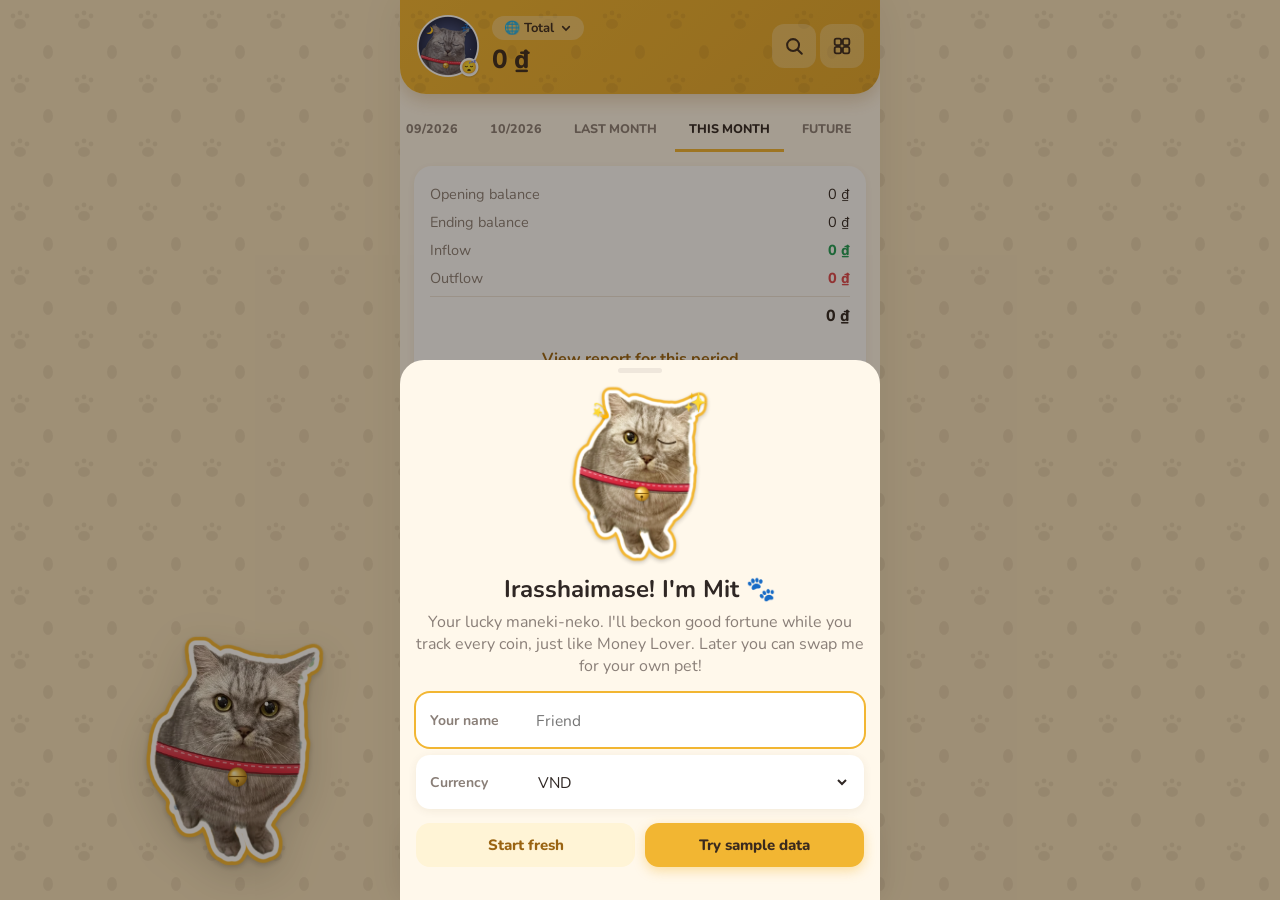
<file: index.html>
<!doctype html>
<html lang="en">
<head>
  <meta charset="utf-8">
  <meta name="viewport" content="width=device-width, initial-scale=1, viewport-fit=cover">
  <meta name="theme-color" content="#F2B632">
  <meta name="description" content="Maneki-Neko: a lucky-cat personal finance app starring Mit.">
  <title>Maneki Mit · Personal Finance</title>
  <link id="favicon" rel="icon" href="ava/favicon-real.png">
  <link rel="apple-touch-icon" href="ava/apple-touch-icon.png">
  <link rel="manifest" href="manifest.webmanifest">
  <link rel="apple-touch-startup-image" media="screen and (device-width: 393px) and (device-height: 852px) and (-webkit-device-pixel-ratio: 3) and (orientation: portrait)" href="ava/splash/1179x2556.jpg">
  <link rel="apple-touch-startup-image" media="screen and (device-width: 430px) and (device-height: 932px) and (-webkit-device-pixel-ratio: 3) and (orientation: portrait)" href="ava/splash/1290x2796.jpg">
  <link rel="apple-touch-startup-image" media="screen and (device-width: 402px) and (device-height: 874px) and (-webkit-device-pixel-ratio: 3) and (orientation: portrait)" href="ava/splash/1206x2622.jpg">
  <link rel="apple-touch-startup-image" media="screen and (device-width: 440px) and (device-height: 956px) and (-webkit-device-pixel-ratio: 3) and (orientation: portrait)" href="ava/splash/1320x2868.jpg">
  <link rel="apple-touch-startup-image" media="screen and (device-width: 390px) and (device-height: 844px) and (-webkit-device-pixel-ratio: 3) and (orientation: portrait)" href="ava/splash/1170x2532.jpg">
  <link rel="apple-touch-startup-image" media="screen and (device-width: 428px) and (device-height: 926px) and (-webkit-device-pixel-ratio: 3) and (orientation: portrait)" href="ava/splash/1284x2778.jpg">
  <link rel="apple-touch-startup-image" media="screen and (device-width: 375px) and (device-height: 812px) and (-webkit-device-pixel-ratio: 3) and (orientation: portrait)" href="ava/splash/1125x2436.jpg">
  <link rel="apple-touch-startup-image" media="screen and (device-width: 414px) and (device-height: 896px) and (-webkit-device-pixel-ratio: 3) and (orientation: portrait)" href="ava/splash/1242x2688.jpg">
  <link rel="apple-touch-startup-image" media="screen and (device-width: 414px) and (device-height: 896px) and (-webkit-device-pixel-ratio: 2) and (orientation: portrait)" href="ava/splash/828x1792.jpg">
  <link rel="apple-touch-startup-image" media="screen and (device-width: 375px) and (device-height: 667px) and (-webkit-device-pixel-ratio: 2) and (orientation: portrait)" href="ava/splash/750x1334.jpg">
  <meta name="apple-mobile-web-app-capable" content="yes">
  <meta name="mobile-web-app-capable" content="yes">
  <meta name="apple-mobile-web-app-status-bar-style" content="default">
  <meta name="apple-mobile-web-app-title" content="Maneki Mit">
  <link rel="preconnect" href="https://fonts.googleapis.com">
  <link rel="preconnect" href="https://fonts.gstatic.com" crossorigin>
  <link href="https://fonts.googleapis.com/css2?family=Nunito:wght@400;600;700;800;900&display=swap" rel="stylesheet">
  <link rel="stylesheet" href="css/style.css">
</head>
<body>
  <div id="side-mascot" aria-hidden="true"></div>

  <div id="app">
    <header id="topbar"></header>
    <main id="view" aria-live="polite"></main>

    <nav id="tabbar" aria-label="Main">
      <button data-view="tx" class="active">
        <svg viewBox="0 0 24 24"><g fill="none" stroke="currentColor" stroke-width="2" stroke-linecap="round"><rect x="3.5" y="5" width="17" height="14" rx="3"/><path d="M3.5 9.5h17M7 14h4"/></g></svg>
        Transactions
      </button>
      <button data-view="report">
        <svg viewBox="0 0 24 24"><g fill="none" stroke="currentColor" stroke-width="2" stroke-linecap="round"><path d="M12 3.5a8.5 8.5 0 1 0 8.5 8.5H12z"/><path d="M15 3.8A8.5 8.5 0 0 1 20.2 9H15z"/></g></svg>
        Report
      </button>
      <button class="fab" data-action="add" aria-label="Add transaction">
        <svg viewBox="0 0 24 24"><path d="M12 5v14M5 12h14" stroke="currentColor" stroke-width="3" stroke-linecap="round"/></svg>
      </button>
      <button data-view="budget">
        <svg viewBox="0 0 24 24"><g fill="none" stroke="currentColor" stroke-width="2" stroke-linecap="round"><ellipse cx="12" cy="12" rx="6.5" ry="8.5"/><ellipse cx="12" cy="12" rx="3.8" ry="5.6" opacity=".6"/></g></svg>
        Budgets
      </button>
      <button data-view="account">
        <svg viewBox="0 0 24 24"><g fill="none" stroke="currentColor" stroke-width="2" stroke-linejoin="round"><path d="M5 20c0-4 3-6.5 7-6.5s7 2.5 7 6.5"/><path d="M7.5 5.5L8.5 2.8 10.6 5a6 6 0 0 1 2.8 0l2.1-2.2 1 2.7A4.8 4.8 0 1 1 7.5 5.5z" transform="translate(0 2)"/></g></svg>
        Account
      </button>
    </nav>
  </div>

  <div id="sheets"></div>
  <div id="toast" role="status" aria-live="polite"></div>

  <script src="js/neko.js"></script>
  <script src="js/store.js"></script>
  <script src="js/charts.js"></script>
  <script src="js/mit-real.js"></script>
  <script src="js/avatar.js"></script>
  <script src="js/petstudio.js"></script>
  <script src="js/app.js"></script>
  <script>
    // offline support when served over http(s) (not needed when opened from disk)
    if ('serviceWorker' in navigator && location.protocol.startsWith('http')) navigator.serviceWorker.register('sw.js');
  </script>
</body>
</html>
</file>
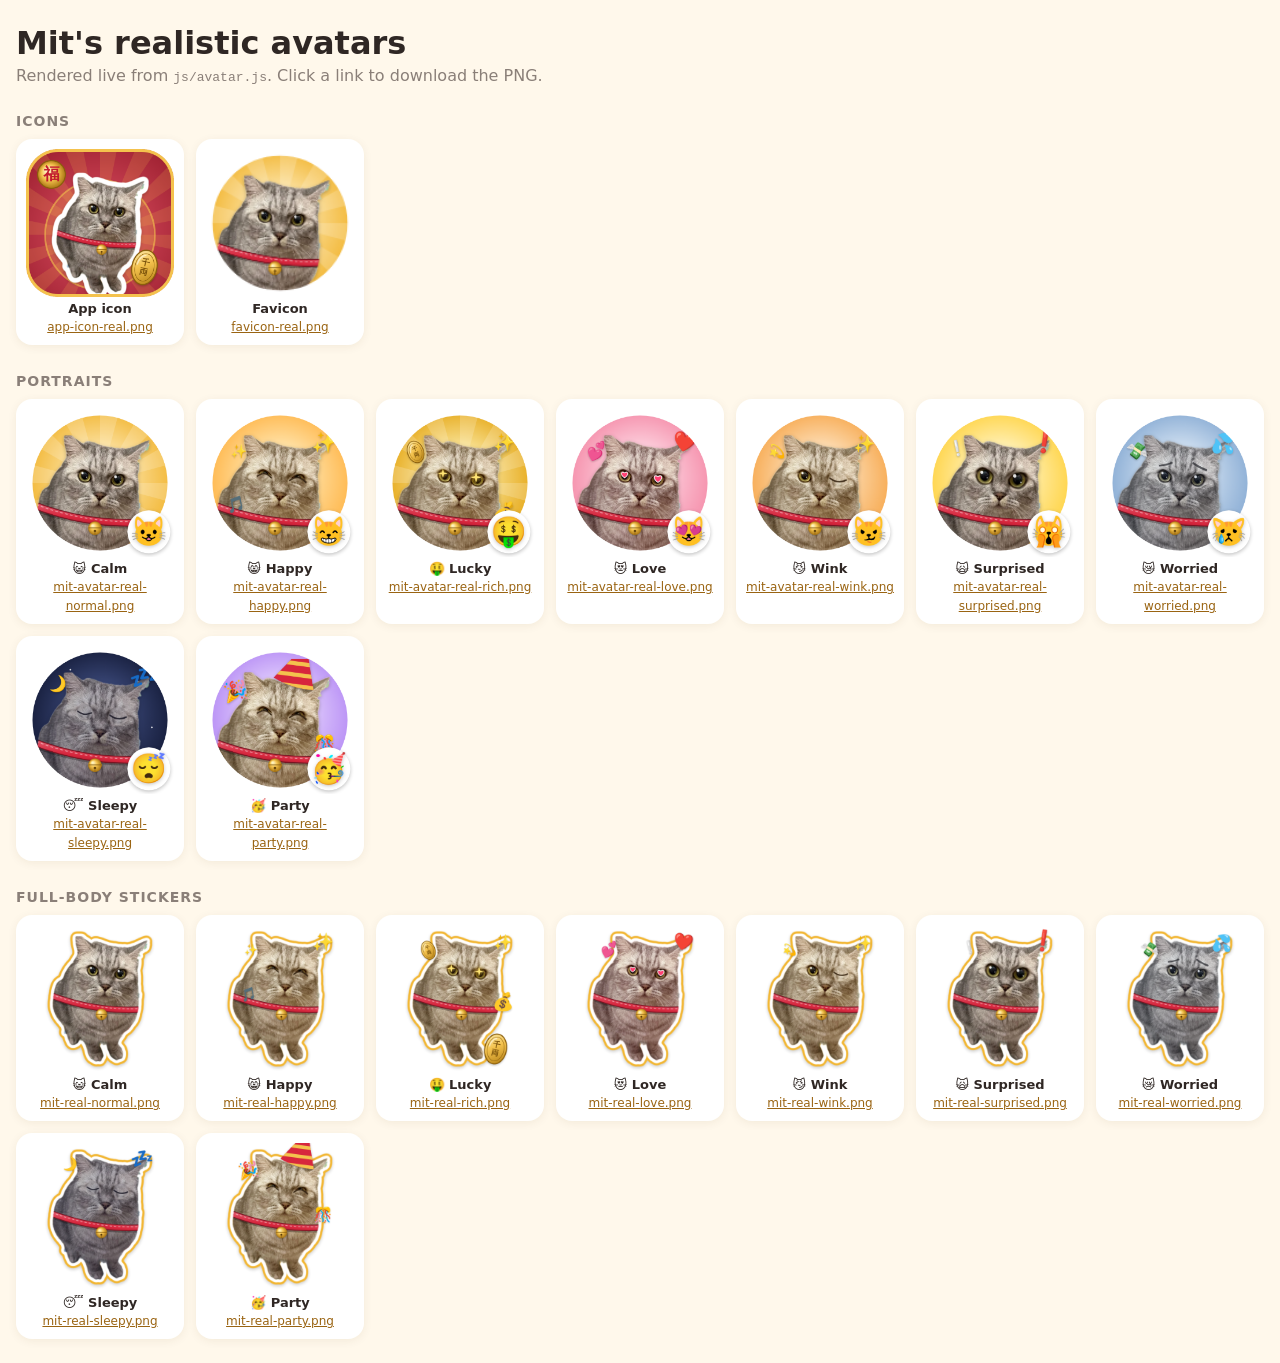
<file: ava/gallery.html>
<!doctype html>
<html lang="en">
<head>
  <meta charset="utf-8">
  <meta name="viewport" content="width=device-width, initial-scale=1">
  <title>Mit · Avatar Gallery</title>
  <style>
    body { margin: 0; padding: 24px 16px; font-family: system-ui, -apple-system, sans-serif; background: #FFF8EB; color: #2F2724; }
    h1 { margin: 0 0 4px; }
    p { color: #8A7F78; margin: 0 0 20px; }
    h2 { font-size: 14px; text-transform: uppercase; letter-spacing: 1px; color: #8A7F78; margin: 28px 0 10px; }
    .grid { display: grid; grid-template-columns: repeat(auto-fill, minmax(150px, 1fr)); gap: 12px; }
    figure { margin: 0; background: #fff; border-radius: 16px; padding: 10px; text-align: center; box-shadow: 0 2px 10px rgba(80, 50, 20, 0.07); }
    figure img { width: 100%; aspect-ratio: 1; object-fit: contain; }
    figcaption { font-size: 13px; font-weight: 700; }
    a { color: #9A6412; font-size: 12px; }
  </style>
</head>
<body>
  <h1>Mit's realistic avatars</h1>
  <p>Rendered live from <code>js/avatar.js</code>. Click a link to download the PNG.</p>
  <h2>Icons</h2><div class="grid" id="icons"></div>
  <h2>Portraits</h2><div class="grid" id="portraits"></div>
  <h2>Full-body stickers</h2><div class="grid" id="stickers"></div>

  <script src="../js/neko.js"></script>
  <script src="../js/mit-real.js"></script>
  <script src="../js/avatar.js"></script>
  <script>
    const mit = {
      id: 'mit', name: 'Mit', builtin: true, species: 'cat', cutout: MIT_REAL.cutout, face: MIT_REAL.face, collarOn: true,
      colors: { collar: '#D7263D' }, ui: { primary: '#F2B632', primarySoft: '#FFEFC4', primaryDark: '#9A6412' },
    };
    const card = (host, url, label, file) => {
      host.insertAdjacentHTML('beforeend', `<figure><img src="${url}" alt="${label}"><figcaption>${label}</figcaption><a href="${url}" download="${file}">${file}</a></figure>`);
    };
    Avatar.prepare(mit).then(() => {
      card(icons, Avatar.get(mit, 'normal', 'icon'), 'App icon', 'app-icon-real.png');
      card(icons, Avatar.get(mit, 'normal', 'favicon'), 'Favicon', 'favicon-real.png');
      for (const s of Object.keys(Avatar.STATES)) {
        const label = `${Avatar.emojiFor(mit, s)} ${Avatar.STATES[s].label}`;
        card(portraits, Avatar.get(mit, s, 'portrait'), label, `mit-avatar-real-${s}.png`);
        card(stickers, Avatar.get(mit, s, 'sticker'), label, `mit-real-${s}.png`);
      }
    });
  </script>
</body>
</html>
</file>
<file: css/style.css>
/* Maneki-Neko — theme variables are overwritten at runtime by the active mascot */
:root {
  --primary: #F2B632;
  --primary-dark: #9A6412;
  --primary-soft: #FFEFC4;
  --on-primary: #3A2A1E;
  --bg: #FFF8EB;
  --accent: #D7263D;
  --fur: #A9A6A3;
  --fur-light: #E7E3DD;
  --pattern: none;

  --surface: #FFFFFF;
  --text: #2F2724;
  --muted: #8A7F78;
  --line: #EFE7DC;
  --income: #1E9E57;
  --expense: #E0484F;
  --radius: 18px;
  --shadow: 0 2px 10px rgba(80, 50, 20, 0.07);
  --tabbar-h: 68px;
  color-scheme: light dark;
}

* { box-sizing: border-box; }
html, body { margin: 0; }
body {
  font-family: "Nunito", "Hiragino Maru Gothic ProN", "SF Pro Rounded", system-ui, -apple-system, "Segoe UI", sans-serif;
  color: var(--text);
  background: color-mix(in srgb, var(--primary) 22%, #F4EEE6);
  background-image: var(--pattern);
  min-height: 100vh;
  min-height: 100dvh;
  -webkit-font-smoothing: antialiased;
  -webkit-text-size-adjust: 100%;
  -webkit-tap-highlight-color: transparent;
  touch-action: manipulation;         /* no double-tap zoom */
  overscroll-behavior-y: none;        /* no pull-to-refresh bounce */
}
/* iOS zooms the page when a focused field is under 16px */
input, select, textarea { font-size: 16px; }
button, .tx, .list-row, .mood, .tpl-card, .cat-cell, #tabbar button, .month-tabs button, .theme-pick {
  -webkit-touch-callout: none;
  -webkit-user-select: none;
  user-select: none;
}
img, canvas { -webkit-touch-callout: none; }
button, input, select { font: inherit; color: inherit; }
button { cursor: pointer; }
img, svg { max-width: 100%; }

#app {
  position: relative;
  max-width: 480px;
  min-height: 100vh;
  min-height: 100dvh;
  margin: 0 auto;
  background: var(--bg);
  padding-bottom: calc(var(--tabbar-h) + 24px + env(safe-area-inset-bottom, 0px));
  box-shadow: 0 0 40px rgba(0, 0, 0, 0.08);
  overflow-x: clip;
}

/* ---------- header ---------- */
#topbar {
  position: sticky;
  top: 0;
  z-index: 20;
  display: flex;
  align-items: center;
  gap: 12px;
  padding: calc(14px + env(safe-area-inset-top, 0px)) 16px 16px;
  background: linear-gradient(135deg, var(--primary), color-mix(in srgb, var(--primary) 82%, var(--primary-dark)));
  background-image: var(--pattern), linear-gradient(135deg, var(--primary), color-mix(in srgb, var(--primary) 82%, var(--primary-dark)));
  color: var(--on-primary);
  border-radius: 0 0 26px 26px;
  box-shadow: 0 6px 18px color-mix(in srgb, var(--primary-dark) 25%, transparent);
}
.hdr-mascot {
  flex: none;
  width: 58px; height: 58px;
  padding: 0;
  border: 3px solid rgba(255, 255, 255, 0.85);
  border-radius: 50%;
  background: var(--primary-soft);
  overflow: hidden;
  display: grid; place-items: center;
}
.hdr-mascot svg { width: 100%; height: 100%; }
.hdr-mascot.bounce { animation: bounce 0.6s; }
.sticker-img { width: 100%; height: 100%; object-fit: cover; }
.hdr-main { flex: 1; min-width: 0; }
.wallet-pick {
  display: inline-flex; align-items: center; gap: 4px;
  border: 0; background: rgba(255, 255, 255, 0.28);
  border-radius: 999px; padding: 3px 10px 3px 12px;
  font-size: 13px; font-weight: 700;
}
.hdr-balance { font-size: 26px; font-weight: 800; letter-spacing: -0.5px; margin-top: 2px; white-space: nowrap; overflow: hidden; text-overflow: ellipsis; }
.hdr-kicker { font-size: 12px; font-weight: 700; opacity: 0.75; text-transform: uppercase; letter-spacing: 1px; }
.hdr-title { margin: 0; font-size: 26px; font-weight: 800; }
.hdr-actions { display: flex; gap: 4px; }
.icon-btn {
  width: 44px; height: 44px; border: 0; border-radius: 12px;
  background: rgba(255, 255, 255, 0.25); display: grid; place-items: center;
}
.icon-btn:hover { background: rgba(255, 255, 255, 0.4); }

.bubble {
  position: absolute; left: 16px; top: calc(100% - 6px);
  max-width: 300px;
  background: #fff; color: var(--text);
  padding: 10px 14px; border-radius: 16px;
  box-shadow: 0 8px 24px rgba(0, 0, 0, 0.14);
  font-size: 14px; font-weight: 600;
  opacity: 0; transform: translateY(-6px) scale(0.96); pointer-events: none;
  transition: 0.2s;
}
.bubble::before {
  content: ""; position: absolute; left: 22px; top: -7px;
  border: 8px solid transparent; border-top: 0; border-bottom-color: #fff;
}
.bubble.show { opacity: 1; transform: none; }

/* ---------- layout ---------- */
#view { padding: 12px 14px 0; }
.card {
  display: block; width: 100%;
  background: var(--surface);
  border-radius: var(--radius);
  box-shadow: var(--shadow);
  padding: 14px 16px;
  margin-bottom: 12px;
  border: 0; text-align: left;
}
.card-title { margin: 0 0 8px; font-size: 15px; font-weight: 800; }
.section-title { margin: 20px 4px 8px; font-size: 13px; font-weight: 800; color: var(--muted); text-transform: uppercase; letter-spacing: 0.8px; }
.muted { color: var(--muted); }
.small { font-size: 13px; }
.pad { padding: 0 4px; }
.grow { flex: 1; min-width: 0; text-align: left; }
.amt { font-weight: 800; white-space: nowrap; font-variant-numeric: tabular-nums; }
.amt.in, .in { color: var(--income); }
.amt.out, .out { color: var(--expense); }

.month-tabs {
  display: flex; gap: 4px; overflow-x: auto; scrollbar-width: none;
  margin: 0 -14px 12px; padding: 2px 14px;
  scroll-snap-type: x proximity;
}
.month-tabs::-webkit-scrollbar { display: none; }
.month-tabs button {
  flex: none; border: 0; background: none; padding: 11px 14px; min-height: 44px;
  font-size: 12.5px; font-weight: 800; color: var(--muted);
  border-bottom: 3px solid transparent; scroll-snap-align: center;
}
.month-tabs button.active { color: var(--text); border-bottom-color: var(--primary); }

.summary .row { display: flex; justify-content: space-between; padding: 4px 0; font-size: 14.5px; }
.summary .row span:first-child { color: var(--muted); }
.summary .row.total { border-top: 1px solid var(--line); margin-top: 4px; padding-top: 8px; font-weight: 800; font-size: 16px; }
.link { border: 0; background: none; color: var(--primary-dark); font-weight: 700; padding: 10px 2px; min-height: 44px; }
.link.center { display: block; margin: 6px auto 0; }
.link.strong { font-weight: 800; }

/* transactions */
.day { padding: 0; overflow: hidden; content-visibility: auto; contain-intrinsic-size: auto 140px; }
.day-hd { display: flex; align-items: center; gap: 10px; padding: 12px 16px; border-bottom: 1px solid var(--line); }
.day-num { font-size: 32px; font-weight: 800; line-height: 1; min-width: 40px; }
.day-meta { flex: 1; display: flex; flex-direction: column; line-height: 1.2; min-width: 0; }
.day-meta b { font-size: 14px; }
.day-meta small { color: var(--muted); font-size: 12px; }
.day-total { font-weight: 800; white-space: nowrap; }
.tx {
  display: flex; align-items: center; gap: 12px; width: 100%;
  padding: 10px 16px; border: 0; background: none; text-align: left;
}
.tx + .tx { border-top: 1px solid color-mix(in srgb, var(--line) 60%, transparent); }
.tx:hover { background: color-mix(in srgb, var(--primary-soft) 45%, transparent); }
.tx-body { flex: 1; min-width: 0; display: flex; flex-direction: column; }
.tx-cat { font-weight: 700; font-size: 14.5px; }
.tx-note { color: var(--muted); font-size: 12.5px; white-space: nowrap; overflow: hidden; text-overflow: ellipsis; }
.cat-icon {
  flex: none; width: 40px; height: 40px; border-radius: 50%;
  display: grid; place-items: center; font-size: 20px;
  background: color-mix(in srgb, var(--c) 18%, #fff);
  box-shadow: inset 0 0 0 2px color-mix(in srgb, var(--c) 35%, transparent);
}
.cat-icon.sm { width: 26px; height: 26px; font-size: 14px; }
.cat-icon.lg { width: 52px; height: 52px; font-size: 26px; }

.search-bar { display: flex; gap: 8px; align-items: center; margin-bottom: 10px; }
.search-bar input { flex: 1; border: 2px solid var(--line); border-radius: 14px; padding: 10px 14px; background: #fff; outline: none; }
.search-bar input:focus { border-color: var(--primary); }

/* empty */
.empty { text-align: center; padding: 30px 20px; }
.empty-av { width: 170px; margin: 0 auto 6px; }
.empty h3 { margin: 6px 0; }
.empty p { color: var(--muted); margin: 0 auto 16px; max-width: 320px; }

/* buttons */
.btn {
  border: 0; border-radius: 14px; padding: 12px 18px;
  font-weight: 800; font-size: 15px;
  display: inline-flex; align-items: center; justify-content: center; gap: 6px;
}
.btn.primary { background: var(--primary); color: var(--on-primary); box-shadow: 0 4px 12px color-mix(in srgb, var(--primary) 40%, transparent); }
.btn.primary:hover { filter: brightness(1.05); }
.btn.ghost { background: color-mix(in srgb, var(--primary-soft) 70%, #fff); color: var(--primary-dark); }
.btn.danger { background: #FDECEC; color: var(--expense); }
.btn.block { display: flex; width: 100%; margin-top: 12px; }
.btn-row { display: flex; gap: 10px; margin-top: 14px; }
.btn-row .btn { flex: 1; }

/* report */
.kv2 { display: grid; grid-template-columns: 1fr 1fr; gap: 10px; }
.kv2 div { display: flex; flex-direction: column; }
.kv2 small { color: var(--muted); font-size: 12px; }
.kv2 b { font-size: 16px; }
.kv2.small { margin: 6px 0 10px; }
.big-num { font-size: 28px; font-weight: 800; }
.chart { width: 100%; height: auto; display: block; }
.chart .grid { stroke: var(--line); stroke-width: 1; }
.chart .axis { fill: var(--muted); font-size: 10px; font-family: inherit; }
.donut-center { font-size: 22px; font-weight: 800; fill: var(--text); dominant-baseline: middle; }
.donut-sub { font-size: 11px; fill: var(--muted); }
.donut-row { display: grid; grid-template-columns: 130px 1fr; gap: 14px; align-items: center; }
.donut-row + .card-title { margin-top: 16px; padding-top: 14px; border-top: 1px solid var(--line); }
@media (max-width: 380px) { .donut-row { grid-template-columns: 1fr; } .donut-row .chart { max-width: 160px; margin: 0 auto; } }
.legend { list-style: none; padding: 0; margin: 0; font-size: 13px; }
.legend li { display: flex; align-items: center; gap: 8px; padding: 3px 0; }
.legend li > span:not(.cat-icon) { flex: 1; min-width: 0; white-space: nowrap; overflow: hidden; text-overflow: ellipsis; }
.legend small { color: var(--muted); width: 32px; text-align: right; }
.chart-key { display: flex; gap: 16px; justify-content: center; font-size: 12px; color: var(--muted); margin-top: 6px; }
.chart-key i { display: inline-block; width: 10px; height: 10px; border-radius: 3px; margin-right: 5px; vertical-align: -1px; }
.insight { display: flex; gap: 12px; align-items: center; background: var(--primary-soft); }
.insight-av { flex: none; width: 56px; height: 56px; border-radius: 50%; overflow: hidden; background: #fff; }
.insight p { margin: 0; font-weight: 600; font-size: 14px; }

/* budget */
.gauge-card { text-align: center; }
.gauge-wrap { position: relative; max-width: 280px; margin: 0 auto; }
.gauge-av { position: absolute; left: 50%; bottom: 0; width: 96px; height: 96px; transform: translateX(-50%); border-radius: 50%; overflow: hidden; }
.gauge-label { margin: 8px 0 0; color: var(--muted); font-size: 13px; }
.gauge-amt { margin: 0 0 10px; font-size: 26px; font-weight: 800; }
.kv3 { display: grid; grid-template-columns: repeat(3, 1fr); border-top: 1px solid var(--line); padding-top: 10px; }
.kv3 div { display: flex; flex-direction: column; }
.kv3 b { font-size: 16px; }
.kv3 small { font-size: 11.5px; color: var(--muted); }
.budget-top { display: flex; align-items: center; gap: 12px; }
.budget-name { flex: 1; font-weight: 800; display: flex; flex-direction: column; }
.budget-name small { font-weight: 600; color: var(--muted); font-size: 12px; }
.budget-amt { text-align: right; display: flex; flex-direction: column; }
.budget-amt small { color: var(--muted); font-size: 12px; font-weight: 700; }
.budget-amt small.out { color: var(--expense); }
.progress { position: relative; height: 10px; border-radius: 99px; background: var(--line); margin-top: 12px; }
.progress i { position: absolute; inset: 0 auto 0 0; border-radius: 99px; background: var(--income); transition: width 0.4s; }
.progress.warn i { background: #F39C12; }
.progress.over i { background: var(--expense); }
.progress em { position: absolute; top: -4px; width: 2px; height: 18px; background: var(--text); opacity: 0.45; border-radius: 2px; }

/* account */
.profile { display: flex; align-items: center; gap: 14px; background: linear-gradient(135deg, var(--primary-soft), #fff); }
.profile-av { width: 84px; height: 84px; flex: none; }
.profile-av img, .profile-av svg { width: 100%; height: 100%; object-fit: contain; }
.profile-av img.round { object-fit: cover; border-radius: 50%; border: 3px solid var(--primary); }
.profile h2 { margin: 0; font-size: 20px; }
.profile p { margin: 2px 0 0; }
.theme-grid { display: grid; grid-template-columns: repeat(auto-fill, minmax(96px, 1fr)); gap: 10px; margin: 10px 0 14px; }
.theme-tile { position: relative; }
.theme-pick, .theme-add {
  width: 100%; border: 2px solid var(--line); border-radius: 16px; padding: 8px 6px;
  background: var(--tbg, #fff); display: flex; flex-direction: column; align-items: center; gap: 4px;
  font-weight: 800; font-size: 13px; min-height: 128px;
}
.theme-tile.active .theme-pick { border-color: var(--tp); box-shadow: 0 0 0 3px color-mix(in srgb, var(--tp) 30%, transparent); }
.theme-av { width: 72px; height: 82px; display: block; }
.theme-av svg { width: 100%; height: 100%; }
.theme-name { color: var(--text); }
.theme-edit { position: absolute; top: 4px; right: 4px; width: 26px; height: 26px; border-radius: 50%; border: 0; background: #fff; box-shadow: var(--shadow); font-size: 13px; }
.theme-add { justify-content: center; border-style: dashed; color: var(--primary-dark); background: #fff; }
.theme-add span { font-size: 30px; line-height: 1; }
.seg { display: flex; background: var(--line); border-radius: 14px; padding: 4px; gap: 4px; }
.seg button { flex: 1; border: 0; background: none; border-radius: 10px; padding: 8px; font-weight: 700; font-size: 13.5px; color: var(--muted); }
.seg button.on { background: #fff; color: var(--text); box-shadow: var(--shadow); }
.list { padding: 4px 0; }
.list-row {
  display: flex; align-items: center; gap: 12px; width: 100%;
  padding: 12px 16px; border: 0; background: none; font-size: 15px; text-align: left;
}
.list-row + .list-row { border-top: 1px solid var(--line); }
.list-row input, .list-row select { border: 0; background: none; text-align: right; font-weight: 700; outline: none; max-width: 55%; }
.list-row.danger { color: var(--expense); }
.list-row.on { background: var(--primary-soft); }
.list .btn-row { padding: 4px 12px 10px; margin-top: 4px; }
.w-icon { font-size: 22px; width: 32px; text-align: center; }
.tick { color: var(--primary-dark); font-weight: 900; }
.about { text-align: center; }
.about-art { width: 120px; margin: 4px auto 10px; }
.about p { margin: 6px 0; font-size: 14px; }

/* ---------- tab bar ---------- */
#tabbar {
  position: fixed; bottom: 0; left: 50%; transform: translateX(-50%);
  width: 100%; max-width: 480px; z-index: 30;
  display: grid; grid-template-columns: repeat(5, 1fr); align-items: end;
  height: calc(var(--tabbar-h) + env(safe-area-inset-bottom, 0px));
  padding-bottom: env(safe-area-inset-bottom, 0px);
  background: #fff; border-top: 1px solid var(--line);
  box-shadow: 0 -4px 20px rgba(0, 0, 0, 0.05);
}
#tabbar button {
  border: 0; background: none; height: var(--tabbar-h);
  display: flex; flex-direction: column; align-items: center; justify-content: center; gap: 3px;
  font-size: 11px; font-weight: 700; color: var(--muted);
}
#tabbar button svg { width: 24px; height: 24px; }
#tabbar button.active { color: var(--primary-dark); }
#tabbar .fab {
  width: 62px; height: 62px; border-radius: 50%; margin: 0 auto 18px;
  background: var(--accent); color: #fff; font-size: 34px; line-height: 1;
  box-shadow: 0 6px 16px color-mix(in srgb, var(--accent) 45%, transparent);
  border: 4px solid #fff;
  display: grid; place-items: center; padding: 0;
}
#tabbar .fab svg { width: 30px; height: 30px; }
#tabbar .fab:active { transform: scale(0.94); }

/* ---------- sheets ---------- */
.sheet-wrap { position: fixed; inset: 0; z-index: 50; display: flex; justify-content: center; align-items: flex-end; }
.sheet-backdrop { position: absolute; inset: 0; background: rgba(30, 20, 10, 0.4); opacity: 0; transition: opacity 0.25s; }
.sheet {
  position: relative; width: 100%; max-width: 480px; max-height: 92vh; max-height: 92dvh; overflow-y: auto;
  overscroll-behavior: contain; -webkit-overflow-scrolling: touch;
  background: var(--bg); border-radius: 24px 24px 0 0;
  padding: 8px 16px calc(20px + env(safe-area-inset-bottom, 0px) + var(--kb, 0px));
  transform: translateY(100%); transition: transform 0.25s cubic-bezier(0.2, 0.9, 0.3, 1);
}
.sheet::before { content: ""; display: block; width: 44px; height: 5px; border-radius: 9px; background: var(--line); margin: 0 auto 6px; }
.sheet.tall { min-height: 60vh; }
.sheet.full { height: 92dvh; max-height: 92dvh; }
.sheet.small { max-width: 400px; margin-bottom: 30vh; border-radius: 24px; }
.sheet-wrap.open .sheet-backdrop { opacity: 1; }
.sheet-wrap.open .sheet { transform: none; }
.sheet-hd { display: grid; grid-template-columns: 1fr auto 1fr; align-items: center; margin-bottom: 10px; position: sticky; top: -8px; background: var(--bg); z-index: 2; padding: 4px 0; }
.sheet-hd h2 { margin: 0; font-size: 17px; }
.sheet-hd > :first-child { justify-self: start; }
.sheet-hd > :last-child { justify-self: end; }

.amount-row { display: flex; align-items: center; gap: 10px; background: #fff; border-radius: 16px; padding: 10px 14px; box-shadow: var(--shadow); }
.cur-chip { background: var(--primary-soft); color: var(--primary-dark); font-weight: 800; border-radius: 10px; padding: 6px 10px; font-size: 13px; }
.amount-row input { flex: 1; min-width: 0; border: 0; outline: none; font-size: 30px; font-weight: 800; color: var(--expense); background: none; }
.amount-row input.in { color: var(--income); }
.amount-preview { margin: 6px 6px 10px; font-size: 13px; min-height: 1em; }
.field {
  display: flex; align-items: center; gap: 12px; width: 100%;
  background: #fff; border: 0; border-radius: 14px; padding: 10px 14px; margin-bottom: 8px;
  box-shadow: var(--shadow); text-align: left; min-height: 54px;
}
.field input, .field select { flex: 1; min-width: 0; border: 0; outline: none; background: none; font-size: 15.5px; }
.field .f-ic { width: 40px; display: grid; place-items: center; font-size: 20px; }
.field .f-val { flex: 1; font-weight: 700; }
.field .f-lab { min-width: 92px; color: var(--muted); font-size: 14px; font-weight: 700; }
.field .chev { color: var(--muted); font-size: 22px; }
.field:focus-within { box-shadow: 0 0 0 2px var(--primary); }
.emoji-input { font-size: 24px !important; }
.emoji-pick { display: flex; flex-wrap: wrap; gap: 8px; margin-bottom: 12px; }
.emoji-pick button { width: 46px; height: 46px; border-radius: 14px; border: 2px solid transparent; background: #fff; font-size: 22px; box-shadow: var(--shadow); }
.emoji-pick button.on { border-color: var(--primary); }
.shake { animation: shake 0.35s; }

.tabs { margin-bottom: 12px; }
.cat-grid { display: grid; grid-template-columns: repeat(4, 1fr); gap: 10px 6px; }
.cat-cell { border: 0; background: none; display: flex; flex-direction: column; align-items: center; gap: 6px; font-size: 12px; font-weight: 700; padding: 6px 2px; border-radius: 14px; }
.cat-cell:hover { background: #fff; }
.cat-cell span:last-child { text-align: center; line-height: 1.2; }

.confirm { text-align: center; padding: 6px 4px; }
.confirm-av { width: 84px; height: 84px; margin: 0 auto; }
.confirm h2 { margin: 8px 0 4px; font-size: 19px; }
.confirm p { color: var(--muted); margin: 0; }

.onboard { text-align: center; }
.onboard-art { width: 190px; margin: 0 auto; }
.onboard h2 { margin: 4px 0 6px; }
.onboard p { margin: 0 0 16px; }

/* ---------- pet studio ---------- */
.studio-intro { text-align: center; padding: 0 6px; }
.studio-hero { width: 180px; margin: 0 auto; }
.studio-intro h2 { margin: 4px 0 8px; }
.drop {
  display: flex; flex-direction: column; align-items: center; gap: 2px;
  border: 3px dashed color-mix(in srgb, var(--primary) 60%, #fff); border-radius: 22px;
  background: #fff; padding: 24px; margin: 18px 0 10px; cursor: pointer; transition: 0.15s;
}
.drop:hover, .drop.over, .drop:focus-visible { border-color: var(--primary-dark); background: var(--primary-soft); outline: none; }
.drop-ic { font-size: 40px; }
.drop small { color: var(--muted); }
.studio-scan { text-align: center; }
.scan-img { position: relative; width: min(100%, 320px); margin: 10px auto; border-radius: 20px; overflow: hidden; box-shadow: var(--shadow); }
.scan-img img { display: block; width: 100%; }
.scan-line { position: absolute; left: 0; right: 0; height: 40px; top: -40px; background: linear-gradient(transparent, color-mix(in srgb, var(--primary) 70%, transparent), transparent); animation: scan 1.4s linear infinite; }
.steps { text-align: left; max-width: 340px; margin: 10px auto; padding-left: 26px; }
.steps li { margin: 6px 0; font-weight: 700; }
.steps li.ok { color: var(--muted); font-weight: 600; }
.steps li.ok::marker { content: "✓  "; color: var(--income); }
.detect-row { display: grid; grid-template-columns: 1.3fr 1fr; gap: 10px; }
.detect-row figure { margin: 0; background: #fff; border-radius: 16px; padding: 8px; box-shadow: var(--shadow); text-align: center; }
.detect-row img { width: 100%; border-radius: 10px; display: block; aspect-ratio: 1; object-fit: contain; background: #222; }
.detect-row .sticker-prev { background: repeating-conic-gradient(#f3f0ec 0 25%, #fff 0 50%) 0 0 / 20px 20px; }
.detect-row figcaption { font-size: 12px; margin-top: 6px; line-height: 1.3; }
.preview-stage {
  display: grid; grid-template-columns: 1fr 1fr; gap: 10px; align-items: center;
  margin: 12px 0; padding: 12px; border-radius: 20px; background: var(--pbg);
}
.preview-neko { max-width: 190px; justify-self: center; width: 100%; }
.mini-app { border-radius: 18px; overflow: hidden; background: var(--pbg); box-shadow: 0 4px 16px rgba(0, 0, 0, 0.12); border: 3px solid #fff; }
.mini-hdr { display: flex; gap: 8px; align-items: center; padding: 10px; background: var(--pp); color: var(--pon); }
.mini-hdr > span:last-child { display: flex; flex-direction: column; font-size: 13px; line-height: 1.2; min-width: 0; }
.mini-hdr small { font-size: 10px; opacity: 0.8; }
.mini-av { width: 36px; height: 36px; border-radius: 50%; overflow: hidden; background: #fff; flex: none; }
.mini-body { position: relative; padding: 10px; height: 110px; }
.mini-card { background: #fff; border-radius: 10px; padding: 8px; display: grid; gap: 6px; }
.mini-card i { display: block; height: 8px; border-radius: 4px; background: color-mix(in srgb, var(--pp) 30%, #eee); }
.mini-card i:nth-child(2) { width: 70%; }
.mini-card i:nth-child(3) { width: 45%; }
.mini-fab { position: absolute; right: 10px; bottom: 8px; width: 34px; height: 34px; border-radius: 50%; background: var(--pdk); color: #fff; display: grid; place-items: center; font-weight: 800; }
.studio-form h4 { margin: 14px 4px 8px; font-size: 13px; text-transform: uppercase; letter-spacing: 0.8px; color: var(--muted); }
.grid3 { display: grid; grid-template-columns: repeat(3, 1fr); gap: 8px; }
.grid3 label { display: flex; flex-direction: column; gap: 4px; font-size: 12px; font-weight: 700; color: var(--muted); }
.grid3 select { border: 0; border-radius: 12px; padding: 10px 8px; background: #fff; box-shadow: var(--shadow); font-weight: 700; color: var(--text); }
.swatches { display: grid; grid-template-columns: repeat(3, 1fr); gap: 8px; }
.swatch-field { display: flex; align-items: center; gap: 8px; background: #fff; border-radius: 12px; padding: 6px 8px; box-shadow: var(--shadow); font-size: 13px; font-weight: 700; }
.swatch-field input { width: 32px; height: 32px; border: 0; padding: 0; background: none; border-radius: 8px; cursor: pointer; }
.theme-color { display: flex; flex-wrap: wrap; gap: 8px; align-items: center; }
.chip { width: 38px; height: 38px; border-radius: 50%; border: 3px solid #fff; box-shadow: 0 1px 4px rgba(0, 0, 0, 0.25); }
.chip.gold { background: linear-gradient(135deg, #FFE08A, #F0B429 60%, #C98A12); }
.studio-form .btn-row { position: sticky; bottom: -20px; background: var(--bg); padding: 12px 0 8px; }

/* ---------- toast & effects ---------- */
#toast {
  position: fixed; left: 50%; bottom: calc(var(--tabbar-h) + 22px + env(safe-area-inset-bottom, 0px));
  transform: translate(-50%, 20px); opacity: 0; pointer-events: none;
  display: flex; align-items: center; gap: 10px;
  background: #2F2724; color: #fff; padding: 8px 16px 8px 8px; border-radius: 999px;
  font-weight: 700; font-size: 14px; max-width: min(440px, 92vw);
  box-shadow: 0 10px 30px rgba(0, 0, 0, 0.25); transition: 0.25s; z-index: 60;
}
#toast.show { opacity: 1; transform: translate(-50%, 0); }
.toast-av { width: 36px; height: 36px; border-radius: 50%; overflow: hidden; background: var(--primary-soft); flex: none; }
.toast-av svg, .toast-av img { width: 100%; height: 100%; object-fit: cover; }
.insight-av svg, .gauge-av svg, .confirm-av svg, .insight-av img, .gauge-av img, .confirm-av img { width: 100%; height: 100%; object-fit: cover; }

.coin-drop { position: fixed; top: -60px; width: 34px; z-index: 70; pointer-events: none; animation: coinfall 1.8s ease-in forwards; }
.coin-drop svg { width: 100%; height: auto; }

/* beckoning paw */
.nk-arm { transform-origin: 64px 152px; }
.waving .nk-arm, .hdr-mascot.bounce .nk-arm { animation: beckon 1.6s ease-in-out infinite; }
.empty-av .nk-arm { animation: beckon 2.4s ease-in-out infinite; }

@keyframes beckon { 0%, 100% { transform: rotate(0deg); } 50% { transform: rotate(-14deg); } }
@keyframes bounce { 0%, 100% { transform: none; } 30% { transform: translateY(-6px) rotate(-6deg); } 60% { transform: translateY(0) rotate(5deg); } }
@keyframes shake { 0%, 100% { transform: none; } 25% { transform: translateX(-6px); } 75% { transform: translateX(6px); } }
@keyframes scan { to { top: 100%; } }
@keyframes coinfall { 0% { transform: translateY(0) rotate(0); opacity: 1; } 85% { opacity: 1; } 100% { transform: translateY(105vh) rotate(var(--spin)); opacity: 0; } }

@media (prefers-reduced-motion: reduce) {
  *, *::before, *::after { animation: none !important; transition: none !important; }
}

/* desktop: show the lucky cat beside the phone column */
#side-mascot { display: none; }
@media (min-width: 960px) {
  #side-mascot {
    display: block; position: fixed; left: calc(50% - 240px - 290px); bottom: 24px; width: 250px;
    filter: drop-shadow(0 12px 20px rgba(0, 0, 0, 0.15));
  }
  #side-mascot svg { width: 100%; height: auto; }
}

/* ---------- realistic avatars ---------- */
.real-av, .real-full { display: block; width: 100%; height: 100%; object-fit: contain; }
:is(.hdr-mascot, .toast-av, .insight-av, .gauge-av, .confirm-av, .mini-av, .profile-av):has(.real-av, img) {
  border: 0; background: none; overflow: visible; box-shadow: none; border-radius: 0;
}
.hdr-mascot:has(.real-av) { width: 64px; height: 64px; }
.mini-av img { width: 100%; height: 100%; }
.empty-av .real-full, .onboard-art .real-full, .studio-hero .real-full { height: auto; }
.theme-av .real-full { width: 100%; height: 100%; }
.about-art img { width: 100%; border-radius: 22%; box-shadow: 0 8px 20px rgba(0, 0, 0, 0.18); }

.moods-title { margin: 16px 4px 8px; font-size: 13px; font-weight: 800; text-transform: uppercase; letter-spacing: 0.8px; color: var(--muted); }
.moods { display: grid; grid-template-columns: repeat(3, 1fr); gap: 8px; }
.mood {
  border: 0; background: #fff; border-radius: 14px; padding: 6px 4px 8px;
  display: flex; flex-direction: column; align-items: center; gap: 3px;
  font-size: 11.5px; font-weight: 800; box-shadow: var(--shadow);
}
.mood img { width: 78px; height: 78px; }
.mood img:not([src]) { visibility: hidden; }
.mood.on { box-shadow: 0 0 0 3px var(--primary); }
.mood:hover img { animation: pop 0.4s; }

.studio-tools { display: flex; gap: 10px; align-items: center; flex-wrap: wrap; margin: 12px 0 2px; }
.studio-tools .btn { padding: 9px 14px; font-size: 14px; }
.toggle { display: flex; gap: 8px; align-items: center; font-weight: 700; font-size: 14px; cursor: pointer; }
.toggle input { width: 18px; height: 18px; accent-color: var(--primary); }
.detect-row .big-real { background: repeating-conic-gradient(#f3f0ec 0 25%, #fff 0 50%) 0 0 / 20px 20px; }
.detect-row .real-stage.wide { grid-column: 1 / -1; max-width: 300px; justify-self: center; width: 100%; }
.real-stage.placing .big-real { cursor: crosshair; box-shadow: 0 0 0 3px var(--primary); }
.eye-hint { font-size: 12px; }
.preview-neko { margin: 0; }
.preview-neko figcaption { text-align: center; font-size: 11px; font-weight: 700; color: var(--muted); }
.cartoon-opts summary { cursor: pointer; font-weight: 800; margin: 16px 4px 10px; color: var(--primary-dark); }
.cartoon-opts .grid3 { grid-template-columns: 1fr 1fr; margin-bottom: 8px; }

/* mood animations (only on prominent mascots) */
:is(.hdr-mascot, .empty-av, .gauge-av, .studio-hero, .onboard-art, #side-mascot, .profile-av) :is(.real-av, .real-full) { transform-origin: 50% 85%; }
:is(.hdr-mascot, .empty-av, .gauge-av, .studio-hero, .onboard-art, #side-mascot, .profile-av) .av-happy { animation: hop 2.4s ease-in-out infinite; }
:is(.hdr-mascot, .empty-av, .gauge-av, .studio-hero, .onboard-art, #side-mascot, .profile-av) .av-sleepy { animation: breathe 3.6s ease-in-out infinite; }
:is(.hdr-mascot, .empty-av, .gauge-av, .studio-hero, .onboard-art, #side-mascot, .profile-av) .av-worried { animation: shiver 3s ease-in-out infinite; }
:is(.hdr-mascot, .empty-av, .gauge-av, .studio-hero, .onboard-art, #side-mascot, .profile-av) .av-love { animation: heartbeat 1.8s ease-in-out infinite; }
:is(.hdr-mascot, .empty-av, .gauge-av, .studio-hero, .onboard-art, #side-mascot, .profile-av) .av-rich { animation: glow 2.2s ease-in-out infinite; }
:is(.hdr-mascot, .empty-av, .gauge-av, .studio-hero, .onboard-art, #side-mascot, .profile-av) :is(.av-party, .av-wink) { animation: wiggle 2.6s ease-in-out infinite; }
:is(.hdr-mascot, .empty-av, .gauge-av, .studio-hero, .onboard-art, #side-mascot, .profile-av) .av-surprised { animation: pop 0.5s ease-out; }

@keyframes hop { 0%, 60%, 100% { transform: none; } 30% { transform: translateY(-6%); } 45% { transform: translateY(0) scaleY(0.97); } }
@keyframes breathe { 0%, 100% { transform: scale(1); } 50% { transform: scale(1.035); } }
@keyframes shiver { 0%, 50%, 100% { transform: none; } 10%, 30% { transform: translateX(-2%); } 20%, 40% { transform: translateX(2%); } }
@keyframes heartbeat { 0%, 45%, 100% { transform: scale(1); } 15% { transform: scale(1.06); } 30% { transform: scale(1.01); } }
@keyframes glow { 0%, 100% { opacity: 1; transform: scale(1); } 50% { opacity: 0.92; transform: scale(1.03); } }
@keyframes wiggle { 0%, 100% { transform: rotate(0); } 25% { transform: rotate(-4deg); } 75% { transform: rotate(4deg); } }
@keyframes pop { 0% { transform: scale(0.88); } 60% { transform: scale(1.08); } 100% { transform: scale(1); } }

/* ---------- multi-photo templates ---------- */
.tpl-strip { display: flex; gap: 10px; overflow-x: auto; padding: 2px 2px 8px; scroll-snap-type: x proximity; }
.tpl-card, .tpl-add {
  flex: none; width: 118px; background: #fff; border-radius: 16px; box-shadow: var(--shadow);
  padding: 6px; display: flex; flex-direction: column; gap: 4px; scroll-snap-align: start;
}
.tpl-card.sel { box-shadow: 0 0 0 3px var(--primary); }
.tpl-pic { border: 0; padding: 0; background: repeating-conic-gradient(#f3f0ec 0 25%, #fff 0 50%) 0 0 / 14px 14px; border-radius: 12px; aspect-ratio: 1; overflow: hidden; }
.tpl-pic img { width: 100%; height: 100%; object-fit: contain; display: block; }
.tpl-pic img:not([src]) { visibility: hidden; }
.tpl-meta { display: flex; flex-direction: column; line-height: 1.2; font-size: 12.5px; }
.tpl-meta small { color: var(--muted); font-size: 11px; }
.tpl-actions { display: grid; grid-template-columns: repeat(4, 1fr); gap: 2px; }
.tpl-actions button { border: 0; background: var(--primary-soft); border-radius: 8px; padding: 8px 0; min-height: 34px; font-size: 13px; }
.tpl-actions button:disabled { opacity: 0.35; cursor: default; }
.tpl-add { justify-content: center; align-items: center; border: 2px dashed color-mix(in srgb, var(--primary) 60%, #fff); color: var(--primary-dark); font-weight: 800; font-size: 13px; cursor: pointer; min-height: 170px; box-shadow: none; }
.tpl-add span { font-size: 30px; line-height: 1; }
.moods-title small { font-weight: 700; text-transform: none; letter-spacing: 0; }
.mood-photo { display: flex; align-items: center; gap: 8px; flex-wrap: wrap; margin: 10px 2px; font-size: 13px; }
.mp-chips { display: flex; gap: 6px; flex-wrap: wrap; }
.chip-btn { border: 2px solid var(--line); background: #fff; border-radius: 999px; padding: 3px 10px 3px 3px; display: inline-flex; align-items: center; gap: 4px; font-weight: 800; font-size: 12.5px; min-height: 34px; }
.chip-btn:first-child { padding: 3px 12px; }
.chip-btn img { width: 26px; height: 26px; }
.chip-btn.on { border-color: var(--primary); background: var(--primary-soft); }
.toggle.center { justify-content: center; margin: 4px 0 10px; }
.studio-scan h3 { margin: 4px 0 0; }

/* ---------- highlight tool ---------- */
.hl-modes { margin: 8px 0 10px; }
.hl-stage { display: flex; justify-content: center; background: #1f1a18; border-radius: 16px; padding: 8px; }
.hl-canvas { display: block; touch-action: none; cursor: crosshair; border-radius: 10px; max-width: 100%; }
.hl-brush { display: flex; align-items: center; gap: 10px; margin: 12px 4px 0; font-weight: 700; font-size: 14px; }
.hl-brush input { flex: 1; accent-color: var(--primary); }

/* ---------- eye editor ---------- */
.ez-stage { position: relative; display: flex; justify-content: center; }
.ez-canvas { display: block; touch-action: none; border-radius: 16px; box-shadow: var(--shadow); cursor: crosshair; }
.ez-zoom { position: absolute; right: 10px; bottom: 10px; display: flex; align-items: center; gap: 4px; background: rgba(255, 255, 255, 0.92); border-radius: 999px; padding: 4px; box-shadow: 0 2px 10px rgba(0, 0, 0, 0.15); }
.ez-zoom button { width: 36px; height: 36px; border: 0; border-radius: 50%; background: var(--primary-soft); font-size: 18px; font-weight: 800; }
.ez-level { min-width: 38px; text-align: center; font-weight: 800; font-size: 13px; }
.ez-which { margin: 12px 0 0; }
.ez-preview { display: grid; grid-template-columns: repeat(4, 1fr); gap: 8px; margin-top: 12px; }
.ez-preview figure { margin: 0; text-align: center; }
.ez-preview img { width: 100%; aspect-ratio: 1; }
.ez-preview img:not([src]) { visibility: hidden; }
.ez-preview figcaption { font-size: 16px; }


/* ---------- dark mode (follows the iPhone's appearance setting) ---------- */
@media (prefers-color-scheme: dark) {
  :root {
    --surface: #211D1B;
    --text: #F3EBE3;
    --muted: #A99C93;
    --line: #37302B;
    --income: #4BD07E;
    --expense: #FF6B72;
    --shadow: 0 2px 10px rgba(0, 0, 0, 0.45);
  }
  body { background: #0F0D0C; }
  #app { background: #171412; }
  /* themes set --bg / --primary-soft from the pet's colours; keep them dark here */
  #app, .sheet { --bg: #171412; --primary-soft: color-mix(in srgb, var(--primary) 26%, #171412); }
  .sheet { background: #171412; }
  .sheet-hd { background: #171412; }
  .card, .field, .amount-row, .mood, .tpl-card, .emoji-pick button, .grid3 select, .swatch-field, .chip-btn { background: var(--surface); }
  .tpl-add, .drop { background: #1D1917; }
  .profile { background: linear-gradient(135deg, color-mix(in srgb, var(--primary) 22%, #171412), var(--surface)); }
  .insight { background: color-mix(in srgb, var(--primary) 18%, #171412); }
  .seg { background: #2A2421; }
  .seg button.on { background: var(--surface); }
  .btn.ghost { background: color-mix(in srgb, var(--primary) 22%, #171412); color: color-mix(in srgb, var(--primary) 75%, #fff); }
  .btn.danger { background: #3A2022; color: var(--expense); }
  .link { color: color-mix(in srgb, var(--primary) 70%, #fff); }
  .cat-icon { background: color-mix(in srgb, var(--c) 30%, #171412); }
  #tabbar { background: #1B1715; border-top-color: var(--line); }
  #tabbar button.active { color: color-mix(in srgb, var(--primary) 75%, #fff); }
  #tabbar .fab { border-color: #1B1715; }
  #toast { background: #F3EBE3; color: #221E1B; }
  .bubble { background: var(--surface); color: var(--text); }
  .bubble::before { border-bottom-color: var(--surface); }
  .search-bar input { background: var(--surface); border-color: var(--line); color: var(--text); }
  .hl-stage { background: #0B0A09; }
  .tpl-pic, .detect-row .big-real, .detect-row .sticker-prev { background: repeating-conic-gradient(#262120 0 25%, #1B1715 0 50%) 0 0 / 14px 14px; }
  .mini-app { border-color: #2A2421; }
  .section-title, .moods-title { color: var(--muted); }
  .theme-pick { background: color-mix(in srgb, var(--tp) 20%, #171412); }
  .theme-add, .theme-edit { background: #1D1917; color: color-mix(in srgb, var(--primary) 70%, #fff); }
  .theme-name { color: var(--text); }
  .cat-cell:hover, .tx:hover { background: #221D1B; }
  .chip, .chip-btn img { border-color: var(--surface); }
  .toast-av { background: transparent; }
  .ez-zoom { background: rgba(33, 29, 27, 0.94); }
  .ez-zoom button { background: color-mix(in srgb, var(--primary) 26%, #171412); color: var(--text); }
}


/* install hint (iPhone Safari only) */
#install-tip {
  position: fixed; left: 50%; transform: translateX(-50%);
  bottom: calc(var(--tabbar-h) + 14px + env(safe-area-inset-bottom, 0px));
  width: min(440px, calc(100vw - 24px)); z-index: 55;
  display: flex; align-items: center; gap: 10px;
  background: var(--surface); border-radius: 18px; padding: 8px 10px;
  box-shadow: 0 8px 26px rgba(0, 0, 0, 0.22);
}
#install-tip .tip-av { width: 42px; height: 42px; flex: none; }
#install-tip p { margin: 0; font-size: 13px; font-weight: 600; flex: 1; }
#install-tip svg { vertical-align: -3px; }
#install-tip button { border: 0; background: none; font-size: 16px; color: var(--muted); width: 36px; height: 36px; }
</file>
